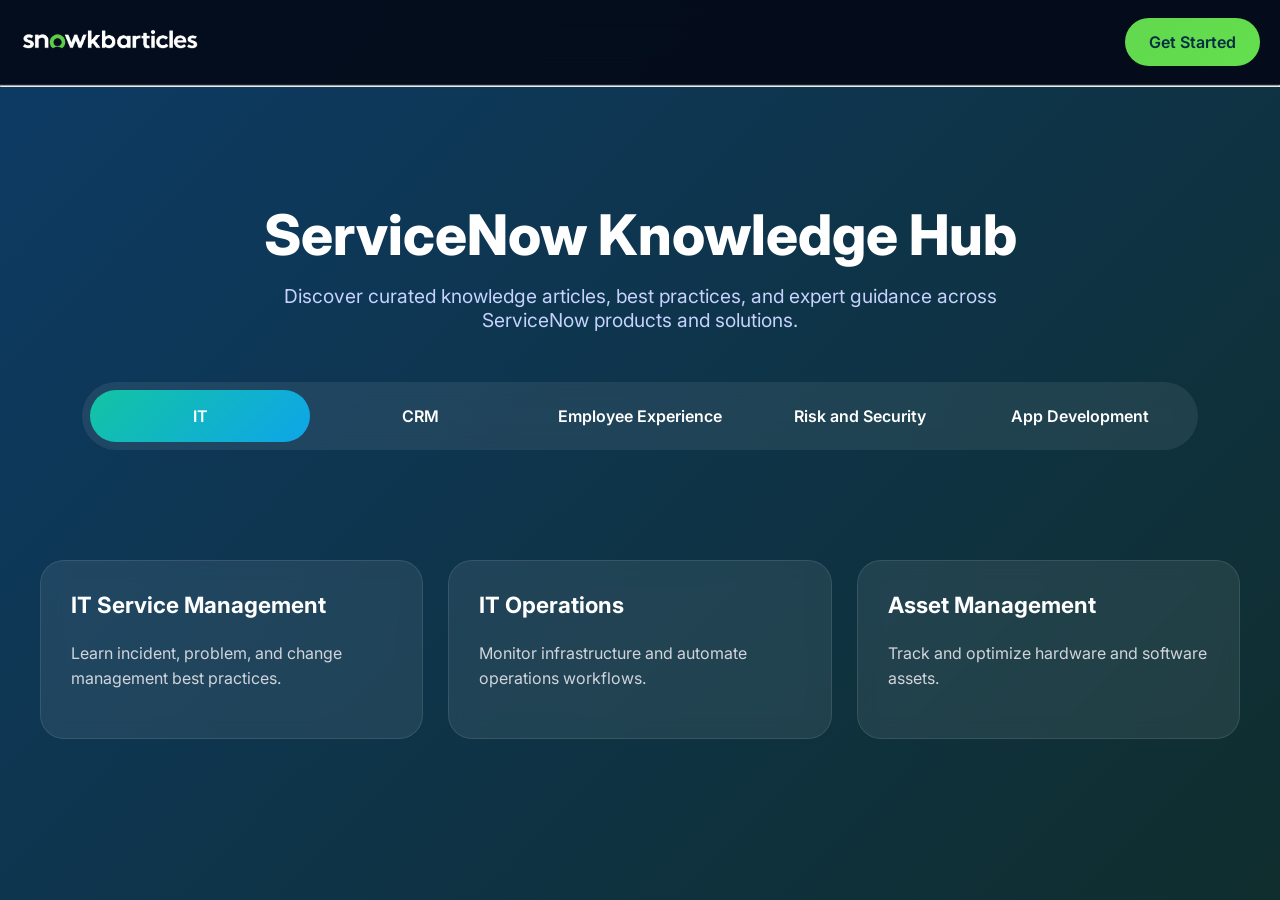
<file: index.html>
<!DOCTYPE html>
<html style="font-size: 16px;" lang="en">
<head>
    <meta name="viewport" content="width=device-width, initial-scale=1.0">
    <meta charset="utf-8">
    <meta name="keywords" content="ServiceNow, Knowledge Base, IT Support, Articles">
    <meta name="description" content="ServiceNow Knowledge Base Articles Portal">
    <title>SNOWKbArticles | Homepage</title>
    <link rel="stylesheet" href="homepage.css" media="screen">
    <link rel="stylesheet" href="body.css" media="screen">
    <link rel="preconnect" href="https://fonts.googleapis.com">
    <link rel="preconnect" href="https://fonts.gstatic.com" crossorigin>
    <link href="https://fonts.googleapis.com/css2?family=Inter:wght@400;500;600;700;800&display=swap" rel="stylesheet">
    

</head>
<body class="u-body u-clearfix u-gradient u-xl-mode" data-lang="en">

    <header class="u-clearfix u-color-var u-header" id="header">
        <a href="#" class="u-image u-logo u-image-1">
            <img src="images/output-onlinepngtools.png" class="u-logo-image u-logo-image-1" alt="SNOWKbArticles Logo">
        </a><span><a class="naas-link link--solid  get-started-link" href="/registrationpage.html" target="_self" tabindex="0" aria-label="Get Started">
      Get Started
  </a></span>
    </header><hr style ='margin-top: 0;'>
    <section class="hero-section">
        <h1>ServiceNow Knowledge Hub</h1>
        <p>Discover curated knowledge articles, best practices, and expert guidance across ServiceNow products and solutions.</p>

        <div class="tabs-group-wrapper">
            <div class="tab-overlay"></div>
            <div class="tabs-group">
                <div class="tab-wrapper"><div class="arc-tab active" data-tab="it">IT</div></div>
                <div class="tab-wrapper"><div class="arc-tab" data-tab="crm">CRM</div></div>
                <div class="tab-wrapper"><div class="arc-tab" data-tab="employee">Employee Experience</div></div>
                <div class="tab-wrapper"><div class="arc-tab" data-tab="risk">Risk and Security</div></div>
                <div class="tab-wrapper"><div class="arc-tab" data-tab="appdev">App Development</div></div>
            </div>
        </div>
    </section>

    <section id="tabContent" class="tab-content"></section>
    <script src="homepage.js"></script>
</body>
</html>
</file>
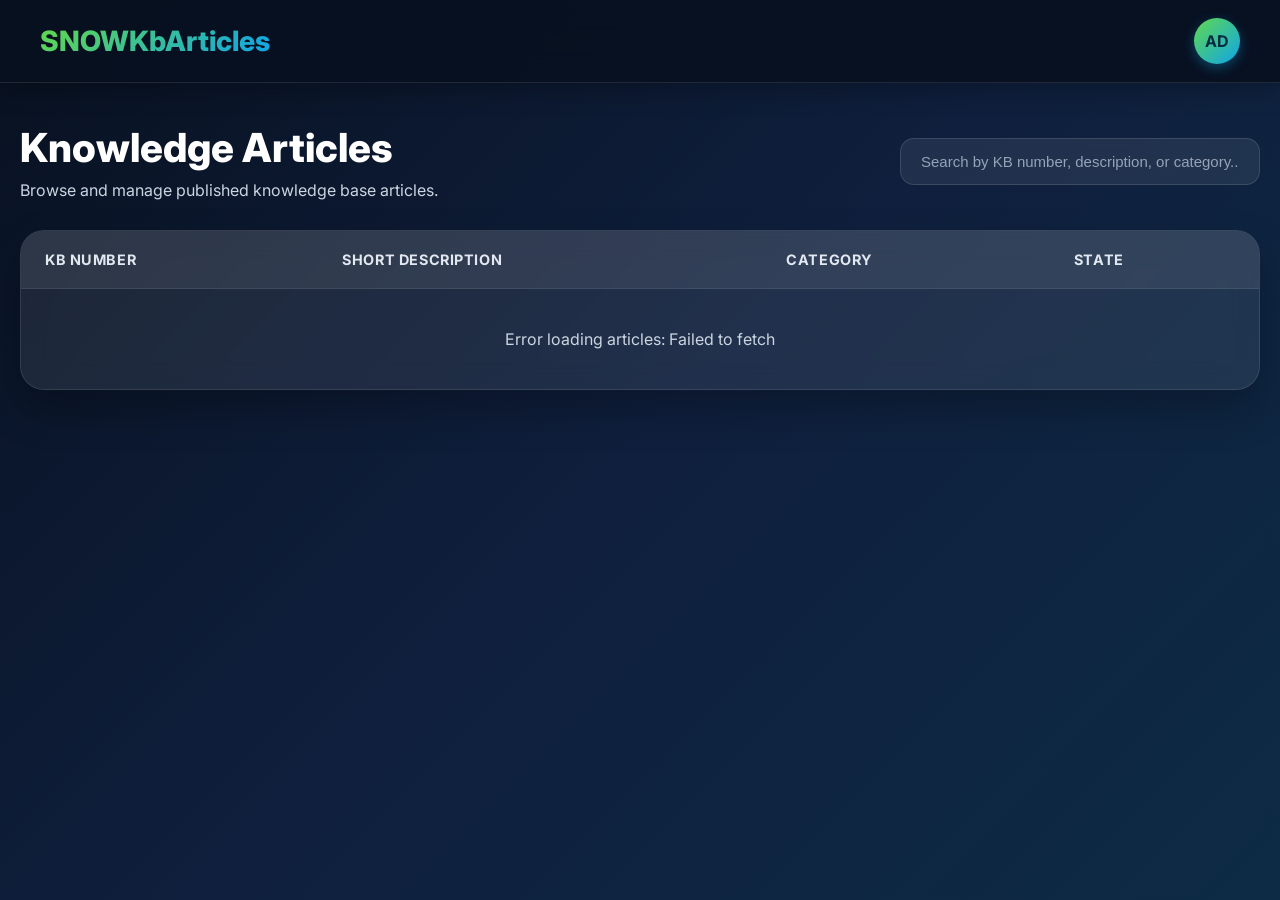
<file: ArticleList.html>
<!DOCTYPE html>
<html lang="en">
<head>
  <meta charset="UTF-8" />
  <meta name="viewport" content="width=device-width, initial-scale=1.0" />
  <title>Knowledge Articles | SNOWKbArticles</title>
  <link rel="preconnect" href="https://fonts.googleapis.com">
  <link rel="preconnect" href="https://fonts.gstatic.com" crossorigin>
  <link href="https://fonts.googleapis.com/css2?family=Inter:wght@400;500;600;700;800&display=swap" rel="stylesheet">
  <link rel="stylesheet" href="Articlelist.css" media="screen">
</head>
<body>
  <header>
    <div class="logo">SNOWKbArticles</div>
    <div class="header-actions">
      <div class="profile-avatar" id="profileAvatar">AD</div>
    </div>
  </header>

  <div class="container">
    <div class="page-header">
      <div class="page-title">
        <h1>Knowledge Articles</h1>
        <p>Browse and manage published knowledge base articles.</p>
      </div>
      <div class="search-box">
        <input type="text" id="searchInput" placeholder="Search by KB number, description, or category...">
      </div>
    </div>

    <div class="table-wrapper">
      <table>
        <thead>
          <tr>
            <th>KB Number</th>
            <th>Short Description</th>
            <th>Category</th>
            <th>State</th>
          </tr>
        </thead>
        <tbody id="articlesTableBody">
          <tr><td colspan="4" class="loading">Loading knowledge articles...</td></tr>
        </tbody>
      </table>
    </div>

    <div class="footer-info" id="recordCount"></div>
  </div>
  <script src="Articlelist.js"></script>
</body>
</html>
</file>
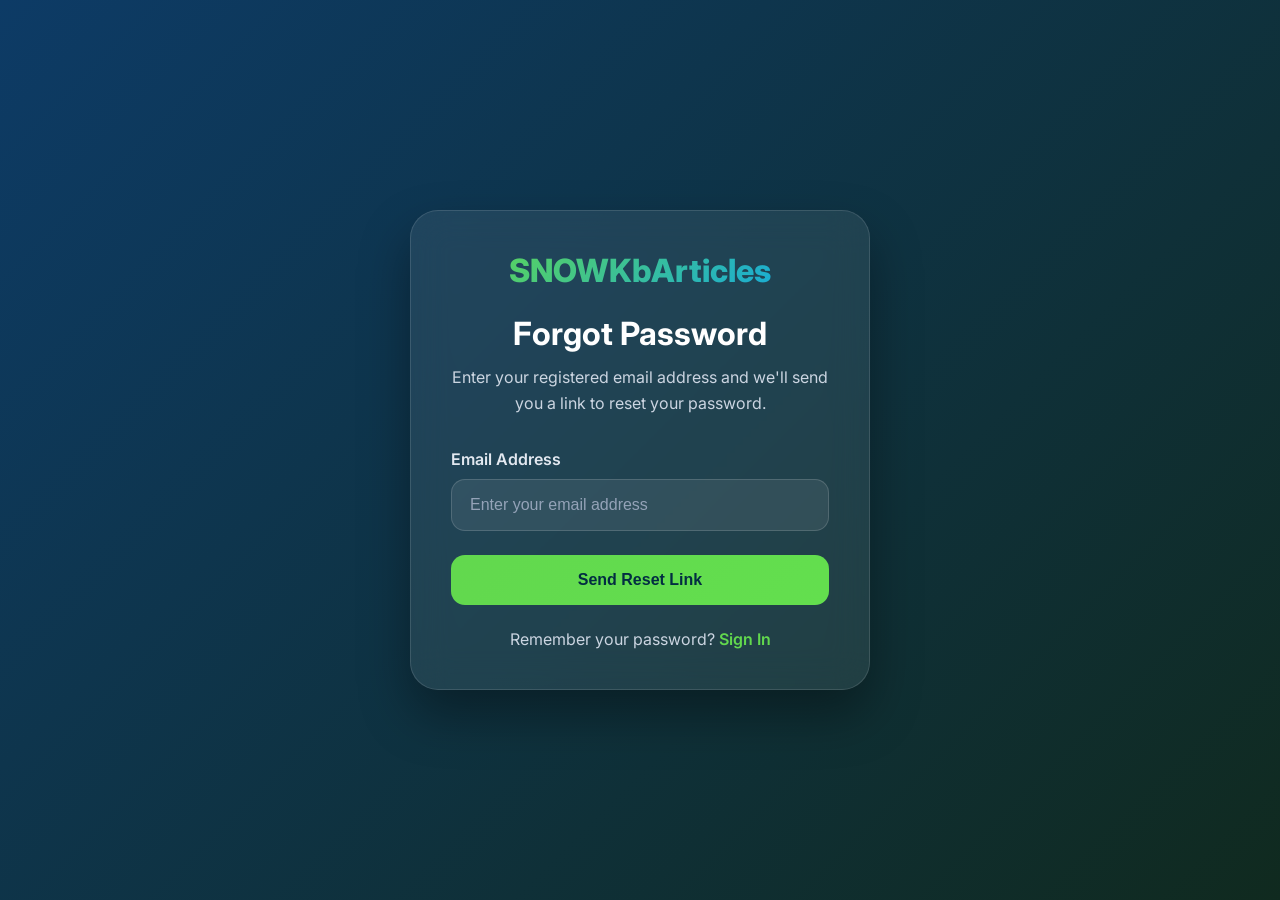
<file: forgetpassword.html>
<!DOCTYPE html>
<html lang="en">
<head>
  <meta charset="UTF-8" />
  <meta name="viewport" content="width=device-width, initial-scale=1.0" />
  <title>Forgot Password | SNOWKbArticles</title>
  <link rel="preconnect" href="https://fonts.googleapis.com">
  <link rel="preconnect" href="https://fonts.gstatic.com" crossorigin>
  <link href="https://fonts.googleapis.com/css2?family=Inter:wght@400;500;600;700;800&display=swap" rel="stylesheet">
  <link rel="stylesheet" href="forget.css" media="screen">
</head>
<body>
  <div class="container">
    <div class="card">
      <div class="logo">SNOWKbArticles</div>
      <h1>Forgot Password</h1>
      <p class="subtitle">Enter your registered email address and we'll send you a link to reset your password.</p>

      <form id="forgotPasswordForm">
        <div class="form-group">
          <label for="email">Email Address</label>
          <input type="email" id="email" placeholder="Enter your email address" required>
        </div>

        <button type="submit" class="btn">Send Reset Link</button>
      </form>

      <div class="message" id="successMessage">
        Password reset link has been sent to your email.
      </div>

      <div class="footer-link">
        Remember your password? <a href="signin.html">Sign In</a>
      </div>
    </div>
  </div>

  <script>
    document.getElementById('forgotPasswordForm').addEventListener('submit', function(e) {
      e.preventDefault();
      document.getElementById('successMessage').style.display = 'block';
      this.reset();
    });
  </script>
</body>
</html>
</file>
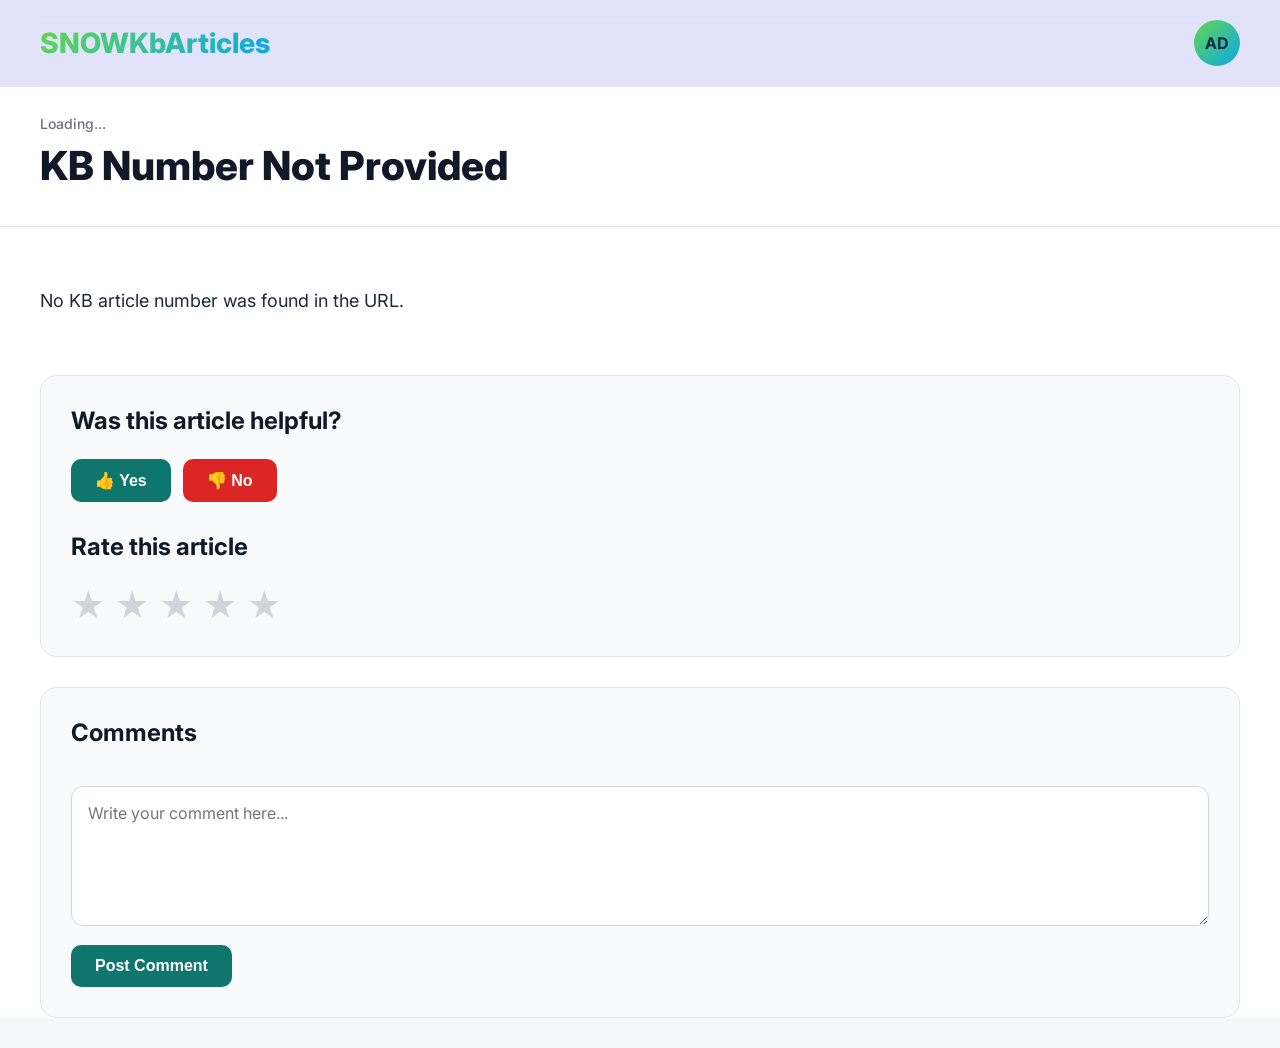
<file: KBView.html>
<!DOCTYPE html>
<html lang="en">
<head>
  <meta charset="UTF-8" />
  <meta name="viewport" content="width=device-width, initial-scale=1.0" />
  <title>Knowledge Article Page</title>
  <link rel="preconnect" href="https://fonts.googleapis.com">
  <link rel="preconnect" href="https://fonts.gstatic.com" crossorigin>
  <link href="https://fonts.googleapis.com/css2?family=Inter:wght@400;500;600;700;800&display=swap" rel="stylesheet">
  <link rel="stylesheet" href="kbview.css" media="screen">
  
</head>
<body>
  <header>
    <div class="logo">SNOWKbArticles</div>
    <div class="header-actions">
      <div class="profile-avatar" id="profileAvatar">AD</div>
    </div>
  </header>
  <div class="container">
    <div class="article-header">
      <div class="breadcrumb" id="category">Loading...</div>
      <h1 class="article-title" id="title">Loading article...</h1>
      <div class="article-meta" id="meta"></div>
    </div>

    <div class="article-content" id="content">
      <p>Loading article details...</p>
    </div>

    <div class="feedback-section">
      <h3>Was this article helpful?</h3>
      <div class="feedback-buttons">
        <button class="btn btn-yes">👍 Yes</button>
        <button class="btn btn-no">👎 No</button>
      </div>

      <h3 style="margin-top: 30px;">Rate this article</h3>
      <div class="star-rating" id="starRating">
        <span class="star">★</span>
        <span class="star">★</span>
        <span class="star">★</span>
        <span class="star">★</span>
        <span class="star">★</span>
      </div>
    </div>

    <div class="comments-section">
      <h3>Comments</h3>
      <textarea class="comment-box" placeholder="Write your comment here..."></textarea>
      <button class="btn btn-yes" style="margin-top: 15px;">Post Comment</button>
    </div>
  </div>

  <script src="kbview.js"></script>
</body>
</html>
</file>
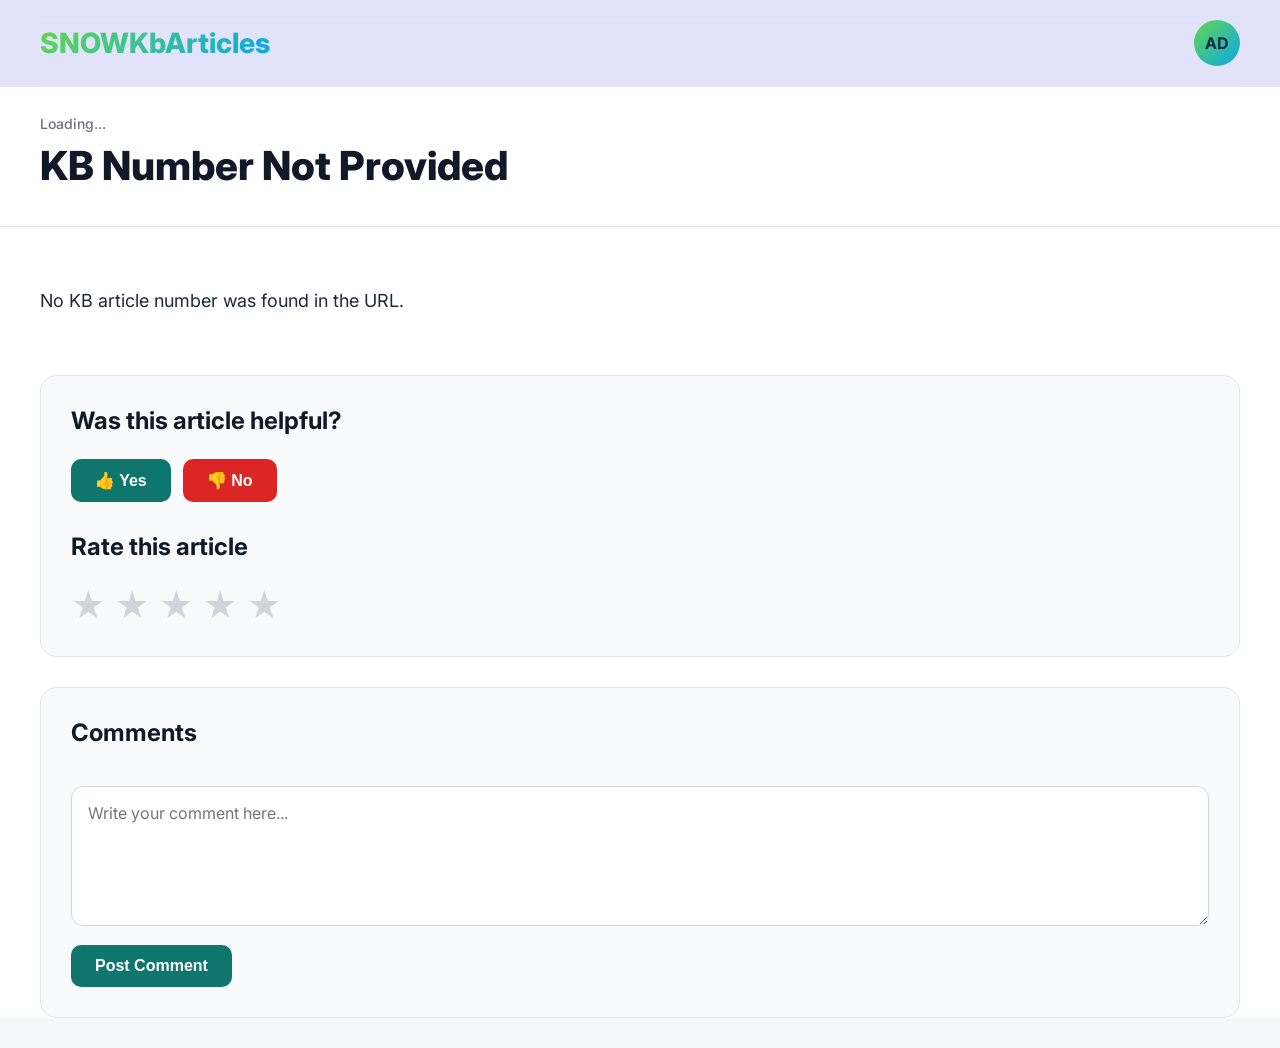
<file: kbview.html>
<!DOCTYPE html>
<html lang="en">
<head>
  <meta charset="UTF-8" />
  <meta name="viewport" content="width=device-width, initial-scale=1.0" />
  <title>Knowledge Article Page</title>
  <link rel="preconnect" href="https://fonts.googleapis.com">
  <link rel="preconnect" href="https://fonts.gstatic.com" crossorigin>
  <link href="https://fonts.googleapis.com/css2?family=Inter:wght@400;500;600;700;800&display=swap" rel="stylesheet">
  <link rel="stylesheet" href="kbview.css" media="screen">
  
</head>
<body>
  <header>
    <div class="logo">SNOWKbArticles</div>
    <div class="header-actions">
      <div class="profile-avatar" id="profileAvatar">AD</div>
    </div>
  </header>
  <div class="container">
    <div class="article-header">
      <div class="breadcrumb" id="category">Loading...</div>
      <h1 class="article-title" id="title">Loading article...</h1>
      <div class="article-meta" id="meta"></div>
    </div>

    <div class="article-content" id="content">
      <p>Loading article details...</p>
    </div>

    <div class="feedback-section">
      <h3>Was this article helpful?</h3>
      <div class="feedback-buttons">
        <button class="btn btn-yes">👍 Yes</button>
        <button class="btn btn-no">👎 No</button>
      </div>

      <h3 style="margin-top: 30px;">Rate this article</h3>
      <div class="star-rating" id="starRating">
        <span class="star">★</span>
        <span class="star">★</span>
        <span class="star">★</span>
        <span class="star">★</span>
        <span class="star">★</span>
      </div>
    </div>

    <div class="comments-section">
      <h3>Comments</h3>
      <textarea class="comment-box" placeholder="Write your comment here..."></textarea>
      <button class="btn btn-yes" style="margin-top: 15px;">Post Comment</button>
    </div>
  </div>

  <script src="kbview.js"></script>
</body>
</html>
</file>
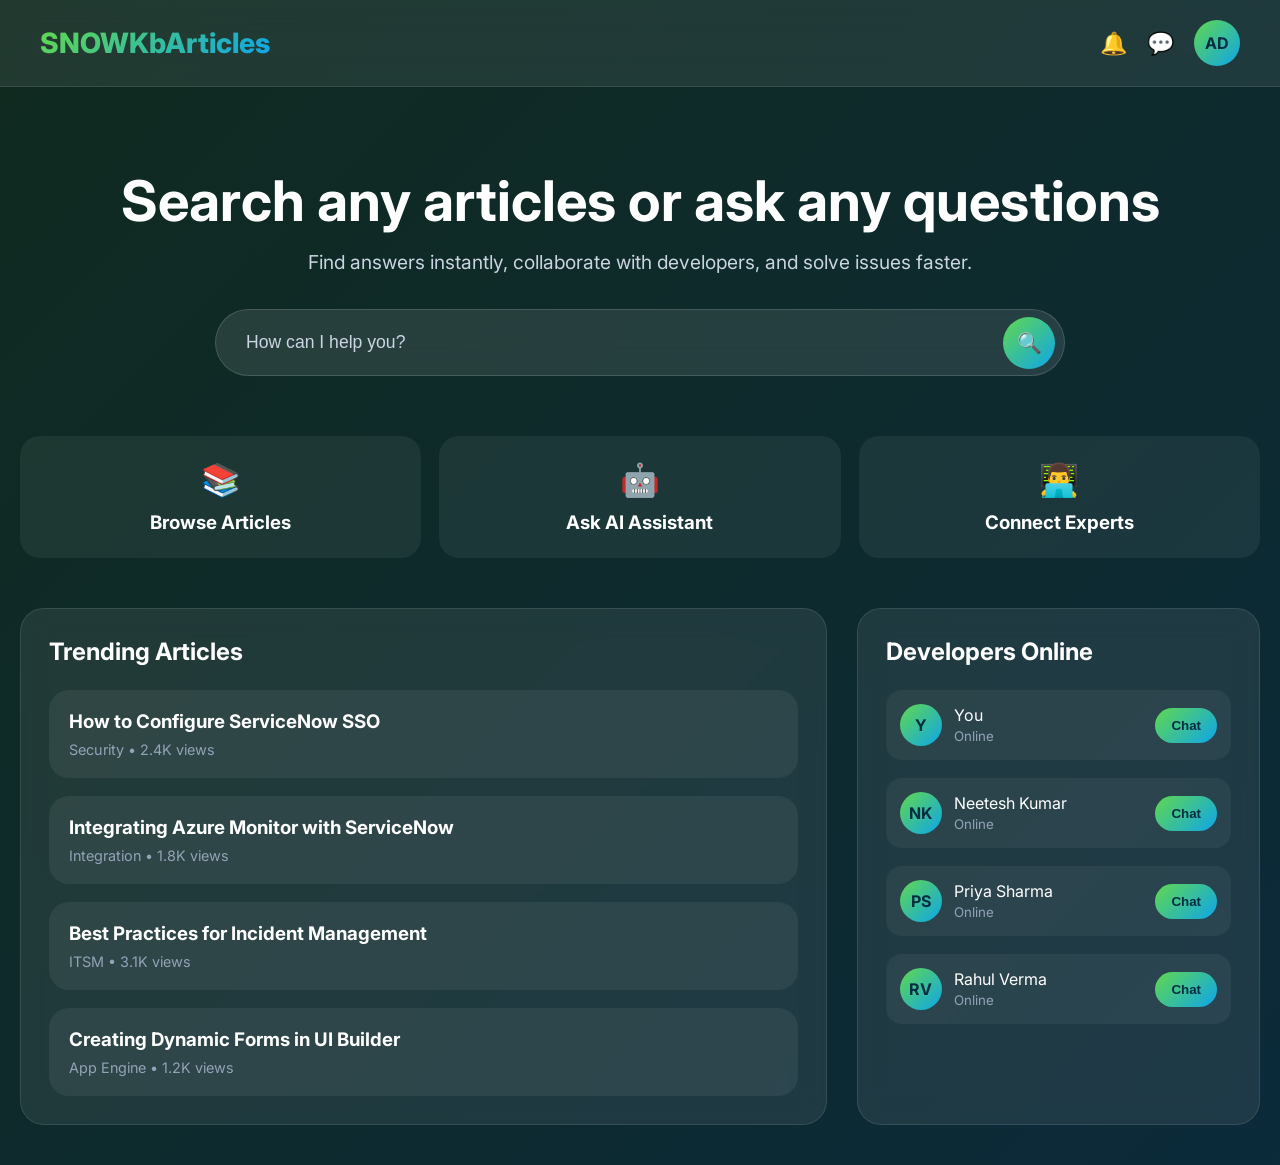
<file: mainpage.html>
<!DOCTYPE html>
<html lang="en">
<head>
  <meta charset="UTF-8" />
  <meta name="viewport" content="width=device-width, initial-scale=1.0" />
  <title>Collaborative Knowledge Portal</title>
  <link rel="preconnect" href="https://fonts.googleapis.com">
  <link rel="preconnect" href="https://fonts.gstatic.com" crossorigin>
  <link href="https://fonts.googleapis.com/css2?family=Inter:wght@400;500;600;700;800&display=swap" rel="stylesheet">
   <link rel="stylesheet" href="mainpage.css" media="screen">
</head>
<body>
  <header>
    <div class="logo">SNOWKbArticles</div>
    <div class="header-actions">
      <div class="icon-btn">🔔</div>
      <div class="icon-btn">💬</div>
      <div class="profile-avatar" id="profileAvatar">AD</div>
    </div>
  </header>

  <div class="container">
    <section class="hero">
      <h1>Search any articles or ask any questions</h1>
      <p>Find answers instantly, collaborate with developers, and solve issues faster.</p>

      <div class="search-container">
        <input type="text" class="search-bar" placeholder="How can I help you?">
        <button class="search-btn">🔍</button>
      </div>
    </section>

    <section class="quick-actions">
      <div class="action-card" onclick="openArticleList()">
        <div class="action-icon">📚</div>
        <h3>Browse Articles</h3>
      </div>
      <div class="action-card" onclick="askAI()">
        <div class="action-icon">🤖</div>
        <h3>Ask AI Assistant</h3>
      </div>
      <div class="action-card" onclick="connectExperts()">
        <div class="action-icon">👨‍💻</div>
        <h3>Connect Experts</h3>
      </div>
    </section>

    <div class="main-grid">
      <div class="card">
        <h2 class="section-title">Trending Articles</h2>
        <div class="article-list" id="articleList"></div>
      </div>

      <div class="card">
        <h2 class="section-title">Developers Online</h2>
        <div class="online-users" id="onlineUsers"></div>
      </div>
    </div>
  </div>

  <script src="mainpage.js"></script>
</body>
</html>
</file>
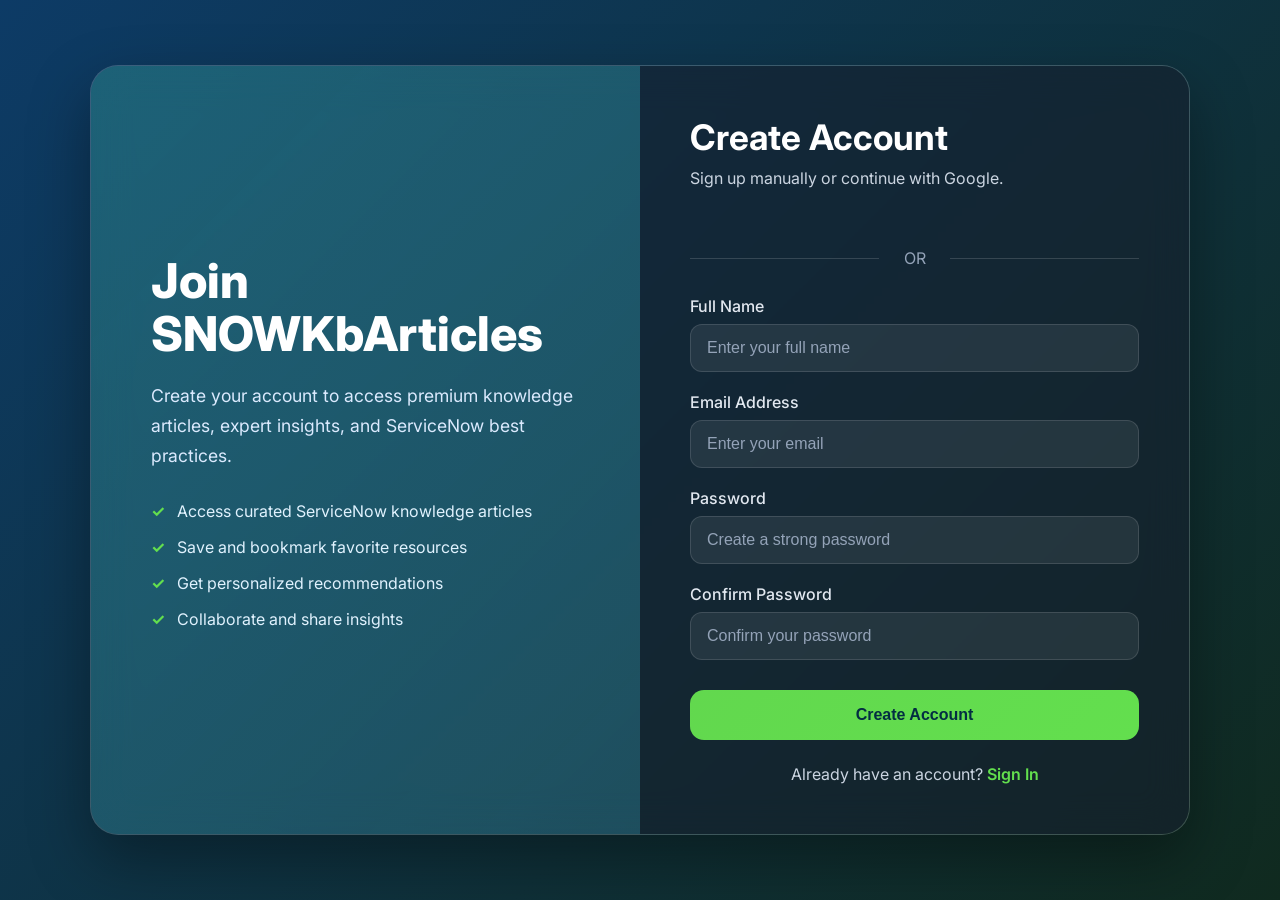
<file: registrationpage.html>
<!DOCTYPE html>
<html lang="en">
<head>
  <meta charset="UTF-8" />
  <meta name="viewport" content="width=device-width, initial-scale=1.0" />
  <title>Create Account | SNOWKbArticles</title>
  <link rel="preconnect" href="https://fonts.googleapis.com">
  <link rel="preconnect" href="https://fonts.gstatic.com" crossorigin>
  <link href="https://fonts.googleapis.com/css2?family=Inter:wght@400;500;600;700;800&display=swap" rel="stylesheet">
  <script src="https://accounts.google.com/gsi/client" async defer></script>
  <link rel="stylesheet" href="registration.css" media="screen">
</head>
<body>
  <div class="signup-container">
    <div class="left-panel">
      <h1>Join SNOWKbArticles</h1>
      <p>Create your account to access premium knowledge articles, expert insights, and ServiceNow best practices.</p>
      <ul class="feature-list">
        <li>Access curated ServiceNow knowledge articles</li>
        <li>Save and bookmark favorite resources</li>
        <li>Get personalized recommendations</li>
        <li>Collaborate and share insights</li>
      </ul>
    </div>

    <div class="right-panel">
      <div class="form-header">
        <h2>Create Account</h2>
        <p>Sign up manually or continue with Google.</p>
      </div>

      <div id="g_id_onload"
           data-client_id="20303005742-dhp7730tduf0ofe8ceoolog6ug7k482i.apps.googleusercontent.com"
           data-context="signup"
           data-callback="handleCredentialResponse"
           data-auto_prompt="false">
      </div>

      <div class="google-wrapper">
        <div class="g_id_signin"
             data-type="standard"
             data-shape="rectangular"
             data-theme="outline"
             data-text="signup_with"
             data-size="large"
             data-logo_alignment="left"
             data-width="360">
        </div>
      </div>

      <div class="divider">OR</div>

      <form id="signupForm">
        <div class="form-group">
          <label for="fullname">Full Name</label>
          <input type="text" id="fullname" placeholder="Enter your full name" required>
        </div>

        <div class="form-group">
          <label for="email">Email Address</label>
          <input type="email" id="email" placeholder="Enter your email" required>
        </div>

        <div class="form-group">
          <label for="password">Password</label>
          <input type="password" id="password" placeholder="Create a strong password" required>
        </div>

        <div class="form-group">
          <label for="confirmPassword">Confirm Password</label>
          <input type="password" id="confirmPassword" placeholder="Confirm your password" required>
        </div>

        <button type="submit" class="signup-btn" id="signupBtn">Create Account</button>
        <div id="formMessage" class="message"></div>
      </form>

      <div class="login-link">
        Already have an account? <a href="signin.html">Sign In</a>
      </div>
    </div>
  </div>

  <script src="registration.js"></script>
</body>
</html>
</file>
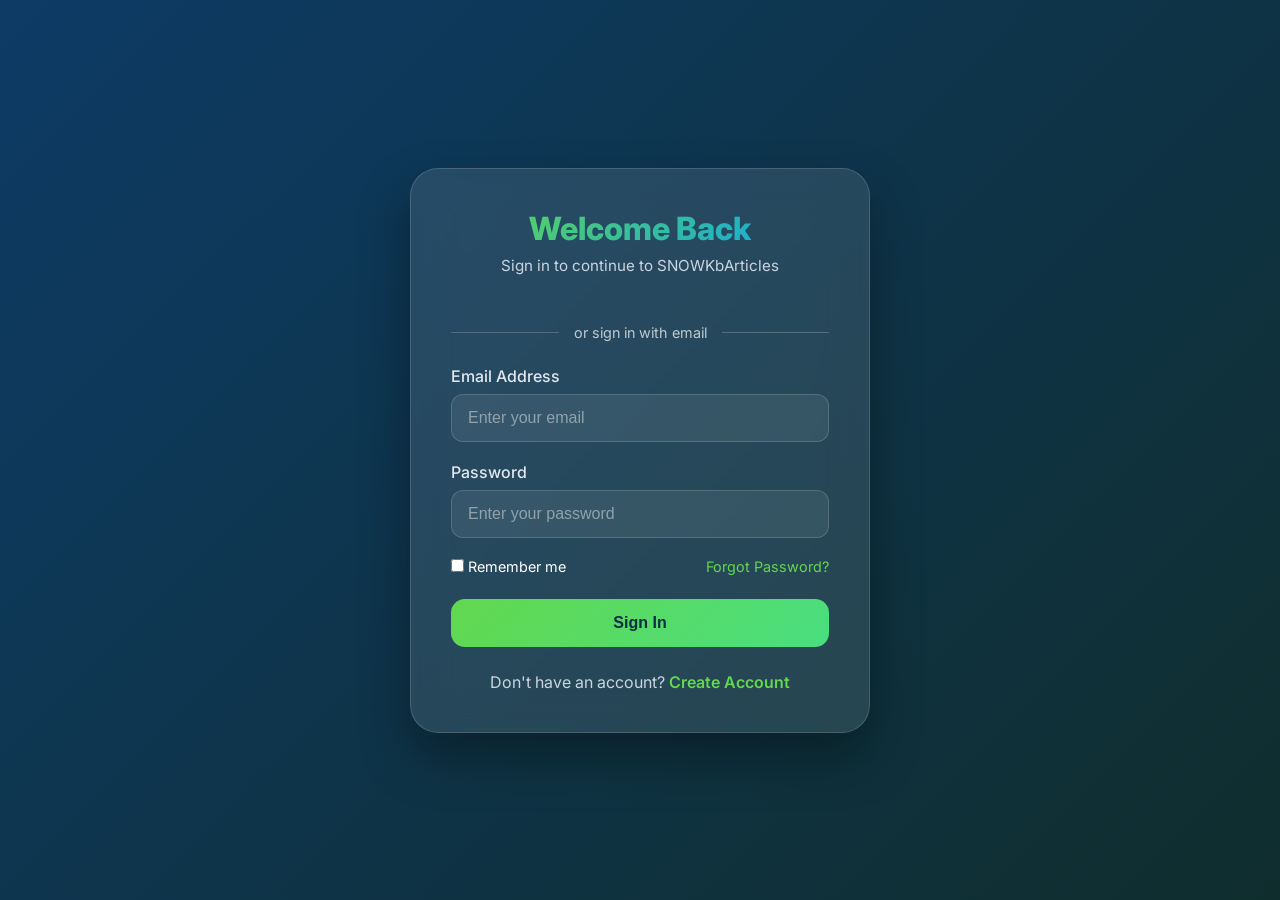
<file: signin.html>
<!DOCTYPE html>
<html lang="en">
<head>
  <meta charset="UTF-8" />
  <meta name="viewport" content="width=device-width, initial-scale=1.0" />
  <title>Sign In | SNOWKbArticles</title>
  <link rel="preconnect" href="https://fonts.googleapis.com">
  <link rel="preconnect" href="https://fonts.gstatic.com" crossorigin>
  <link href="https://fonts.googleapis.com/css2?family=Inter:wght@400;500;600;700;800&display=swap" rel="stylesheet">
  <link rel="stylesheet" href="signin.css" media="screen">
  <script src="https://accounts.google.com/gsi/client" async defer></script>

</head>
<body>
  <div class="signin-container">
    <div class="logo">
      <h1>Welcome Back</h1>
      <p>Sign in to continue to SNOWKbArticles</p>
    </div>

    <div id="g_id_onload"
         data-client_id="20303005742-dhp7730tduf0ofe8ceoolog6ug7k482i.apps.googleusercontent.com"
         data-context="signin"
         data-callback="handleCredentialResponse"
         data-auto_prompt="false">
    </div>

    <div class="google-wrapper">
      <div class="g_id_signin"
           data-type="standard"
           data-shape="rectangular"
           data-theme="outline"
           data-text="signin_with"
           data-size="large"
           data-logo_alignment="left"
           data-width="380">
      </div>
    </div>

    <div class="divider"><span>or sign in with email</span></div>

    <form id="signinForm">
      <div class="form-group">
        <label for="email">Email Address</label>
        <input type="email" id="email" placeholder="Enter your email" required>
      </div>

      <div class="form-group">
        <label for="password">Password</label>
        <input type="password" id="password" placeholder="Enter your password" required>
      </div>

      <div class="options">
        <label><input type="checkbox"> Remember me</label>
        <a href="forgetpassword.html">Forgot Password?</a>
      </div>

      <button type="submit" class="signin-btn">Sign In</button>
    </form>

    <div class="signup-link">
      Don't have an account? <a href="registrationpage.html">Create Account</a>
    </div>
  </div>

  <script src="signin.js"></script>
</body>
</html>
</file>
<file: homepage.css>
/* Existing styles remain unchanged */
.u-header {
    display: flex;
    align-items: center;
    justify-content: space-between;
    padding: 10px 20px;
    background: rgba(5, 11, 26, 0.95);
    backdrop-filter: blur(12px);
    position: sticky;
    top: 0;
    z-index: 1000;
    border-bottom: 1px solid rgba(255, 255, 255, 0.1);
}

.u-logo-image-1 {
    margin-left: 0px;
    height: 60px;
    width: auto;
}

.hero-section {
    text-align: center;
    padding: 60px 20px 40px;
}

.hero-section h1 {
    font-size: 3.5rem;
    margin-bottom: 15px;
    font-weight: 800;
}

.hero-section p {
    font-size: 1.2rem;
    color: #c7d2fe;
    max-width: 800px;
    margin: 0 auto 50px;
}

.tabs-group-wrapper {
    position: relative;
    max-width: 1100px;
    margin: 0 auto 50px;
    padding: 8px;
    background: rgba(255, 255, 255, 0.08);
    border-radius: 50px;
    overflow: hidden;
    backdrop-filter: blur(12px);
}

.tabs-group {
    display: flex;
    position: relative;
    z-index: 2;
    flex-wrap: wrap;
}

.tab-overlay {
    position: absolute;
    top: 8px;
    left: 8px;
    height: calc(100% - 16px);
    background: linear-gradient(135deg, #13c4a3, #0ea5e9);
    border-radius: 40px;
    transition: all 0.35s ease;
    z-index: 1;
}

.tab-wrapper {
    flex: 1;
    min-width: 180px;
}

.arc-tab {
    display: block;
    padding: 16px 24px;
    text-align: center;
    cursor: pointer;
    color: #ffffff;
    font-weight: 600;
    position: relative;
    z-index: 2;
    transition: color 0.3s ease;
}

.arc-tab.active {
    color: #ffffff;
}

.tab-content {
    max-width: 1200px;
    margin: 0 auto;
    padding: 20px;
    display: grid;
    grid-template-columns: repeat(auto-fit, minmax(280px, 1fr));
    gap: 25px;
}

.content-card {
    background: rgba(255, 255, 255, 0.08);
    border-radius: 24px;
    padding: 30px;
    backdrop-filter: blur(10px);
    border: 1px solid rgba(255, 255, 255, 0.1);
    transition: transform 0.3s ease, box-shadow 0.3s ease;
}

.content-card:hover {
    transform: translateY(-8px);
    box-shadow: 0 20px 40px rgba(0, 0, 0, 0.3);
}

.content-card h3 {
    margin-top: 0;
    font-size: 1.4rem;
}

.content-card p {
    color: #d1d5db;
    line-height: 1.6;
}

.get-started .naas-link.link--solid {
    color: #032d42;
}

@media screen and (min-width: 1024px) {
    .get-started a.naas-link {
        font-size: 14px;
        gap: 8px;
        height: 36px;
        padding: 0 20px;
    }
}

.naas-link.link--solid {
    background: linear-gradient(135deg, #62d84e, #63df4e);
    border-radius: 500px;
    color: #032d42;
    flex-shrink: 0;
    font-family: "Inter", sans-serif;
    font-weight: 600;
    font-size: 16px;
    gap: 12px;
    height: 48px;
    line-height: 1;
    padding: 0 24px;
    text-decoration: none;
    display: inline-flex;
    align-items: center;
    justify-content: center;
    border: none;
    transition: all 0.3s ease;
}

.naas-link.link--solid:hover {
    background: linear-gradient(135deg, #6ee85a, #74ea5f);
    transform: translateY(-2px);
    box-shadow: 0 10px 25px rgba(99, 223, 78, 0.35);
}
.naas-link {
    align-items: center;
    cursor: pointer;
    display: inline-flex;
    justify-content: center;
    margin: 0 !important;
    padding: 0;
    text-decoration: none;
}
</file>
<file: body.css>
body {
    margin: 0;
    font-family: 'Inter', sans-serif;
    color: #ffffff;
    background: linear-gradient(-45deg, #081120, #0f1f3d, #0a2a43, #102a1f, #0d3b66);
    background-size: 500% 500%;
    animation: gradientFlow 18s ease infinite;
    overflow-x: hidden;
    min-height: 100vh;
}

/* Smooth gradient animation */
@keyframes gradientFlow {
    0% {
        background-position: 0% 50%;
    }
    25% {
        background-position: 50% 100%;
    }
    50% {
        background-position: 100% 50%;
    }
    75% {
        background-position: 50% 0%;
    }
    100% {
        background-position: 0% 50%;
    }
}
</file>
<file: Articlelist.css>
* {
      margin: 0;
      padding: 0;
      box-sizing: border-box;
    }

    body {
      font-family: 'Inter', sans-serif;
      background: linear-gradient(135deg, #081120, #0f1f3d, #0d2b45);
      color: #fff;
      min-height: 100vh;
    }

    header {
      position: sticky;
      top: 0;
      z-index: 1000;
      display: flex;
      justify-content: space-between;
      align-items: center;
      padding: 18px 40px;
      background: rgba(8, 17, 32, 0.92);
      backdrop-filter: blur(16px);
      -webkit-backdrop-filter: blur(16px);
      border-bottom: 1px solid rgba(255, 255, 255, 0.1);
      box-shadow: 0 8px 24px rgba(0, 0, 0, 0.25);
    }

    .logo {
      font-size: 28px;
      font-weight: 800;
      background: linear-gradient(135deg, #62d84e, #0ea5e9);
      -webkit-background-clip: text;
      -webkit-text-fill-color: transparent;
    }

    .header-actions {
      display: flex;
      align-items: center;
      gap: 20px;
    }

    .profile-avatar {
      width: 46px;
      height: 46px;
      border-radius: 50%;
      background: linear-gradient(135deg, #62d84e, #0ea5e9);
      display: flex;
      align-items: center;
      justify-content: center;
      font-weight: 700;
      color: #032d42;
      cursor: pointer;
      font-size: 16px;
      text-transform: uppercase;
      box-shadow: 0 4px 12px rgba(14, 165, 233, 0.35);
    }

    .container {
      max-width: 1400px;
      margin: 0 auto;
      padding: 40px 20px;
    }

    .page-header {
      display: flex;
      justify-content: space-between;
      align-items: center;
      margin-bottom: 30px;
      flex-wrap: wrap;
      gap: 20px;
    }

    .page-title h1 {
      font-size: 2.5rem;
      font-weight: 800;
      margin-bottom: 8px;
    }

    .page-title p {
      color: #cbd5e1;
    }

    .search-box {
      width: 360px;
      max-width: 100%;
    }

    .search-box input {
      width: 100%;
      padding: 14px 20px;
      border-radius: 14px;
      border: 1px solid rgba(255, 255, 255, 0.12);
      background: rgba(255, 255, 255, 0.08);
      color: #fff;
      outline: none;
      backdrop-filter: blur(10px);
      font-size: 15px;
    }

    .search-box input::placeholder {
      color: #94a3b8;
    }

    .table-wrapper {
      background: rgba(255, 255, 255, 0.08);
      border: 1px solid rgba(255, 255, 255, 0.1);
      border-radius: 24px;
      overflow: hidden;
      backdrop-filter: blur(14px);
      box-shadow: 0 20px 40px rgba(0, 0, 0, 0.25);
    }

    table {
      width: 100%;
      border-collapse: collapse;
    }

    thead {
      background: rgba(255, 255, 255, 0.08);
    }

    th,
    td {
      padding: 20px 24px;
      text-align: left;
    }

    th {
      font-size: 0.9rem;
      font-weight: 700;
      color: #e2e8f0;
      text-transform: uppercase;
      letter-spacing: 0.04em;
    }

    td {
      border-top: 1px solid rgba(255, 255, 255, 0.08);
      color: #dbe4f0;
    }

    tbody tr:hover {
      background: rgba(255, 255, 255, 0.06);
    }

    .kb-link {
      color: #38bdf8;
      font-weight: 700;
      text-decoration: none;
      transition: all 0.2s ease;
    }

    .kb-link:hover {
      color: #7dd3fc;
      text-decoration: underline;
    }

    .state {
      display: inline-block;
      padding: 6px 12px;
      border-radius: 999px;
      font-size: 0.8rem;
      font-weight: 600;
    }

    .published {
      background: rgba(34, 197, 94, 0.18);
      color: #86efac;
    }

    .draft,
    .review {
      background: rgba(245, 158, 11, 0.18);
      color: #fcd34d;
    }

    .retired,
    .outdated {
      background: rgba(239, 68, 68, 0.18);
      color: #fca5a5;
    }

    .footer-info {
      margin-top: 18px;
      color: #94a3b8;
      text-align: right;
    }

    .loading,
    .error {
      text-align: center;
      padding: 40px;
      color: #cbd5e1;
    }

    @media (max-width: 1024px) {
      .table-wrapper {
        overflow-x: auto;
      }

      table {
        min-width: 1000px;
      }
    }

    @media (max-width: 768px) {
      header {
        padding: 16px 20px;
      }

      .logo {
        font-size: 24px;
      }

      .page-title h1 {
        font-size: 2rem;
      }

      .container {
        padding: 24px 16px;
      }
    }
</file>
<file: forget.css>
* {
      margin: 0;
      padding: 0;
      box-sizing: border-box;
    }

    body {
      font-family: 'Inter', sans-serif;
      min-height: 100vh;
      background: linear-gradient(-45deg, #081120, #0f1f3d, #0a2a43, #102a1f, #0d3b66);
      background-size: 400% 400%;
      animation: gradientFlow 18s ease infinite;
      display: flex;
      align-items: center;
      justify-content: center;
      padding: 20px;
      color: #fff;
    }

    @keyframes gradientFlow {
      0% { background-position: 0% 50%; }
      50% { background-position: 100% 50%; }
      100% { background-position: 0% 50%; }
    }

    .container {
      width: 100%;
      max-width: 460px;
    }

    .card {
      background: rgba(255, 255, 255, 0.08);
      backdrop-filter: blur(18px);
      border: 1px solid rgba(255, 255, 255, 0.12);
      border-radius: 28px;
      padding: 40px;
      box-shadow: 0 25px 50px rgba(0, 0, 0, 0.35);
    }

    .logo {
      text-align: center;
      margin-bottom: 24px;
      font-size: 2rem;
      font-weight: 800;
      background: linear-gradient(135deg, #62d84e, #0ea5e9);
      -webkit-background-clip: text;
      -webkit-text-fill-color: transparent;
    }

    h1 {
      text-align: center;
      font-size: 2rem;
      margin-bottom: 12px;
    }

    .subtitle {
      text-align: center;
      color: #cbd5e1;
      margin-bottom: 32px;
      line-height: 1.6;
    }

    .form-group {
      margin-bottom: 24px;
    }

    label {
      display: block;
      margin-bottom: 10px;
      font-weight: 600;
      color: #e2e8f0;
    }

    input {
      width: 100%;
      padding: 16px 18px;
      border-radius: 14px;
      border: 1px solid rgba(255, 255, 255, 0.15);
      background: rgba(255, 255, 255, 0.08);
      color: #fff;
      font-size: 1rem;
      outline: none;
      transition: all 0.3s ease;
    }

    input:focus {
      border-color: #62d84e;
      box-shadow: 0 0 0 4px rgba(98, 216, 78, 0.15);
    }

    input::placeholder {
      color: #94a3b8;
    }

    .btn {
      width: 100%;
      padding: 16px;
      border: none;
      border-radius: 14px;
      background: linear-gradient(135deg, #62d84e, #63df4e);
      color: #032d42;
      font-size: 1rem;
      font-weight: 700;
      cursor: pointer;
      transition: all 0.3s ease;
    }

    .btn:hover {
      transform: translateY(-2px);
      box-shadow: 0 15px 30px rgba(99, 223, 78, 0.35);
    }

    .message {
      display: none;
      margin-top: 20px;
      padding: 14px;
      border-radius: 12px;
      background: rgba(34, 197, 94, 0.15);
      border: 1px solid rgba(34, 197, 94, 0.3);
      color: #bbf7d0;
      text-align: center;
    }

    .footer-link {
      text-align: center;
      margin-top: 24px;
      color: #cbd5e1;
    }

    .footer-link a {
      color: #62d84e;
      text-decoration: none;
      font-weight: 600;
    }

    .footer-link a:hover {
      text-decoration: underline;
    }
</file>
<file: kbview.css>
* { box-sizing: border-box; }
    body {
      margin: 0;
      font-family: 'Inter', sans-serif;
      background: #f5f7fa;
      color: #1f2937;
    }
    .container {
      width: 100%;
      max-width: 100%;
      margin: 0;
      background: #fff;
      min-height: 100vh;
    }
    .article-header {
      padding: 28px 40px 20px;
      border-bottom: 1px solid #e5e7eb;
      background: #ffffff;
    }
    .breadcrumb {
      font-size: 14px;
      color: #6b7280;
      margin-bottom: 10px;
      font-weight: 500;
    }
    .article-title {
      font-size: 40px;
      font-weight: 800;
      line-height: 1.2;
      margin: 0 0 16px;
      color: #111827;
    }
    .article-meta {
      display: flex;
      flex-wrap: wrap;
      gap: 24px;
      font-size: 14px;
      color: #6b7280;
    }
    .article-content {
      padding: 40px;
      font-size: 18px;
      line-height: 1.8;
    }
    .article-section {
      margin-bottom: 36px;
    }
    .article-section h2 {
      font-size: 30px;
      margin-bottom: 18px;
      color: #111827;
      font-weight: 700;
    }
    .article-section p,
    .article-section div,
    .article-section li {
      font-size: 18px;
      line-height: 1.8;
      color: #374151;
    }
    .article-section ol,
    .article-section ul {
      padding-left: 28px;
    }
    hr {
      border: none;
      border-top: 1px solid #e5e7eb;
      margin: 32px 0;
    }
    .feedback-section,
    .comments-section {
      margin: 0 40px 30px;
      padding: 30px;
      background: #f9fafb;
      border: 1px solid #e5e7eb;
      border-radius: 16px;
    }
    .feedback-section h3,
    .comments-section h3 {
      margin-top: 0;
      font-size: 24px;
      color: #111827;
    }
    .feedback-buttons {
      display: flex;
      gap: 12px;
      margin-top: 16px;
    }
    .btn {
      padding: 12px 24px;
      border: none;
      border-radius: 10px;
      font-size: 16px;
      font-weight: 600;
      cursor: pointer;
      transition: all 0.3s ease;
    }
    .btn-yes {
      background: #0f766e;
      color: white;
    }
    .btn-no {
      background: #dc2626;
      color: white;
    }
    .btn:hover {
      transform: translateY(-2px);
      opacity: 0.95;
    }
    .star-rating {
      display: flex;
      gap: 10px;
      margin-top: 16px;
    }
    .star {
      font-size: 34px;
      color: #d1d5db;
      cursor: pointer;
      transition: color 0.2s ease;
    }
    .star.active,
    .star:hover {
      color: #fbbf24;
    }
    .comment-box {
      width: 100%;
      min-height: 140px;
      padding: 16px;
      border: 1px solid #d1d5db;
      border-radius: 12px;
      font-size: 16px;
      font-family: inherit;
      resize: vertical;
      margin-top: 15px;
    }

    header {
      display: flex;
      justify-content: space-between;
      align-items: center;
      padding: 20px 40px;
      background: rgba(13, 0, 255, 0.08);
      backdrop-filter: blur(16px);
      border-bottom: 1px solid rgba(255,255,255,0.1);
      position: sticky;
      top: 0;
      z-index: 1000;
    }
    .logo {
      font-size: 28px;
      font-weight: 800;
      background: linear-gradient(135deg, #62d84e, #0ea5e9);
      -webkit-background-clip: text;
      -webkit-text-fill-color: transparent;
    }

    .header-actions {
      display: flex;
      align-items: center;
      gap: 20px;
    }

    .icon-btn {
      cursor: pointer;
      font-size: 22px;
    }

    .profile-avatar {
      width: 46px;
      height: 46px;
      border-radius: 50%;
      background: linear-gradient(135deg, #62d84e, #0ea5e9);
      display: flex;
      align-items: center;
      justify-content: center;
      font-weight: 700;
      color: #032d42;
      cursor: pointer;
      overflow: hidden;
      font-size: 16px;
      text-transform: uppercase;
    }
</file>
<file: mainpage.css>
* { margin: 0; padding: 0; box-sizing: border-box; }

    body {
      font-family: 'Inter', sans-serif;
      background: linear-gradient(-45deg, #081120, #0f1f3d, #0a2a43, #102a1f);
      background-size: 400% 400%;
      animation: gradientFlow 18s ease infinite;
      color: #fff;
      min-height: 100vh;
    }

    @keyframes gradientFlow {
      0% { background-position: 0% 50%; }
      50% { background-position: 100% 50%; }
      100% { background-position: 0% 50%; }
    }

    header {
      display: flex;
      justify-content: space-between;
      align-items: center;
      padding: 20px 40px;
      background: rgba(255,255,255,0.08);
      backdrop-filter: blur(16px);
      border-bottom: 1px solid rgba(255,255,255,0.1);
      position: sticky;
      top: 0;
      z-index: 1000;
    }

    .logo {
      font-size: 28px;
      font-weight: 800;
      background: linear-gradient(135deg, #62d84e, #0ea5e9);
      -webkit-background-clip: text;
      -webkit-text-fill-color: transparent;
    }

    .header-actions {
      display: flex;
      align-items: center;
      gap: 20px;
    }

    .icon-btn {
      cursor: pointer;
      font-size: 22px;
    }

    .profile-avatar {
      width: 46px;
      height: 46px;
      border-radius: 50%;
      background: linear-gradient(135deg, #62d84e, #0ea5e9);
      display: flex;
      align-items: center;
      justify-content: center;
      font-weight: 700;
      color: #032d42;
      cursor: pointer;
      overflow: hidden;
      font-size: 16px;
      text-transform: uppercase;
    }

    .container {
      max-width: 1400px;
      margin: 0 auto;
      padding: 40px 20px;
    }

    .hero {
      text-align: center;
      margin: 40px 0 60px;
    }

    .hero h1 {
      font-size: 3.5rem;
      margin-bottom: 15px;
    }

    .hero p {
      color: #cbd5e1;
      font-size: 1.2rem;
      margin-bottom: 35px;
    }

    .search-container {
      max-width: 850px;
      margin: 0 auto;
      position: relative;
    }

    .search-bar {
      width: 100%;
      padding: 22px 30px;
      padding-right: 70px;
      border-radius: 60px;
      border: 1px solid rgba(255,255,255,0.15);
      background: rgba(255,255,255,0.1);
      backdrop-filter: blur(14px);
      color: #fff;
      font-size: 1.1rem;
      outline: none;
    }

    .search-bar::placeholder { color: #cbd5e1; }

    .search-btn {
      position: absolute;
      right: 10px;
      top: 50%;
      transform: translateY(-50%);
      width: 52px;
      height: 52px;
      border: none;
      border-radius: 50%;
      background: linear-gradient(135deg, #62d84e, #0ea5e9);
      cursor: pointer;
      font-size: 20px;
    }

    .quick-actions {
      display: grid;
      grid-template-columns: repeat(3, 1fr);
      gap: 18px;
      margin-top: 30px;
    }

    .action-card, .article-item {
      text-align: center;
      padding: 24px;
      border-radius: 20px;
      background: rgba(255,255,255,0.06);
      cursor: pointer;
      transition: 0.3s ease;
    }

    .action-card:hover, .article-item:hover {
      transform: translateY(-5px);
      background: rgba(255,255,255,0.1);
    }

    .action-icon {
      font-size: 2rem;
      margin-bottom: 12px;
    }

    .main-grid {
      display: grid;
      grid-template-columns: 2fr 1fr;
      gap: 30px;
      margin-top: 50px;
    }

    .card {
      background: rgba(255,255,255,0.08);
      border: 1px solid rgba(255,255,255,0.1);
      border-radius: 24px;
      padding: 28px;
      backdrop-filter: blur(14px);
    }

    .section-title {
      font-size: 1.5rem;
      margin-bottom: 24px;
    }

    .article-list, .online-users {
      display: grid;
      gap: 18px;
    }

    .article-item {
      text-align: left;
      padding: 20px;
    }

    .article-meta {
      color: #94a3b8;
      font-size: 0.9rem;
      margin-top: 8px;
    }

    .user-item {
      display: flex;
      align-items: center;
      justify-content: space-between;
      padding: 14px;
      border-radius: 16px;
      background: rgba(255,255,255,0.05);
    }

    .user-info {
      display: flex;
      align-items: center;
      gap: 12px;
    }

    .user-avatar {
      width: 42px;
      height: 42px;
      border-radius: 50%;
      background: linear-gradient(135deg, #62d84e, #0ea5e9);
      display: flex;
      align-items: center;
      justify-content: center;
      color: #032d42;
      font-weight: 700;
    }

    .chat-btn {
      background: linear-gradient(135deg, #62d84e, #0ea5e9);
      border: none;
      padding: 10px 16px;
      border-radius: 999px;
      color: #032d42;
      font-weight: 700;
      cursor: pointer;
    }

    @media (max-width: 1024px) {
      .main-grid,
      .quick-actions {
        grid-template-columns: 1fr;
      }

      .hero h1 {
        font-size: 2.5rem;
      }
    }
</file>
<file: registration.css>
* { box-sizing: border-box; margin: 0; padding: 0; }
    body {
      font-family: 'Inter', sans-serif;
      min-height: 100vh;
      display: flex;
      align-items: center;
      justify-content: center;
      background: linear-gradient(-45deg, #081120, #0f1f3d, #0a2a43, #102a1f, #0d3b66);
      background-size: 400% 400%;
      animation: gradientFlow 15s ease infinite;
      padding: 20px;
      color: #fff;
    }
    @keyframes gradientFlow {
      0% { background-position: 0% 50%; }
      50% { background-position: 100% 50%; }
      100% { background-position: 0% 50%; }
    }
    .signup-container {
      width: 100%;
      max-width: 1100px;
      display: grid;
      grid-template-columns: 1fr 1fr;
      background: rgba(255, 255, 255, 0.08);
      backdrop-filter: blur(20px);
      border: 1px solid rgba(255, 255, 255, 0.12);
      border-radius: 28px;
      overflow: hidden;
      box-shadow: 0 25px 60px rgba(0, 0, 0, 0.35);
    }
    .left-panel {
      padding: 60px;
      background: linear-gradient(135deg, rgba(19,196,163,0.2), rgba(14,165,233,0.15));
      display: flex;
      flex-direction: column;
      justify-content: center;
    }
    .left-panel h1 {
      font-size: 3rem;
      line-height: 1.1;
      margin-bottom: 20px;
      font-weight: 800;
    }
    .left-panel p {
      color: #dbeafe;
      font-size: 1.1rem;
      line-height: 1.7;
      margin-bottom: 30px;
    }
    .feature-list { list-style: none; }
    .feature-list li {
      margin-bottom: 16px;
      color: #e0f2fe;
      font-size: 1rem;
    }
    .feature-list li::before {
      content: '✓';
      color: #63df4e;
      font-weight: bold;
      margin-right: 12px;
    }
    .right-panel {
      padding: 50px;
      background: rgba(8, 17, 32, 0.55);
    }
    .form-header { margin-bottom: 32px; }
    .form-header h2 {
      font-size: 2.2rem;
      margin-bottom: 10px;
    }
    .form-header p { color: #cbd5e1; }
    .divider {
      text-align: center;
      margin: 28px 0;
      position: relative;
      color: #94a3b8;
    }
    .divider::before,
    .divider::after {
      content: '';
      position: absolute;
      top: 50%;
      width: 42%;
      height: 1px;
      background: rgba(255, 255, 255, 0.15);
    }
    .divider::before { left: 0; }
    .divider::after { right: 0; }
    .form-group { margin-bottom: 20px; }
    label {
      display: block;
      margin-bottom: 8px;
      font-weight: 500;
      color: #e2e8f0;
    }
    input {
      width: 100%;
      padding: 14px 16px;
      border-radius: 12px;
      border: 1px solid rgba(255, 255, 255, 0.12);
      background: rgba(255, 255, 255, 0.08);
      color: #fff;
      font-size: 1rem;
      outline: none;
      transition: all 0.3s ease;
    }
    input:focus {
      border-color: #63df4e;
      box-shadow: 0 0 0 4px rgba(99, 223, 78, 0.15);
    }
    input::placeholder { color: #94a3b8; }
    .signup-btn {
      width: 100%;
      padding: 16px;
      border: none;
      border-radius: 14px;
      background: linear-gradient(135deg, #62d84e, #63df4e);
      color: #032d42;
      font-size: 1rem;
      font-weight: 700;
      cursor: pointer;
      transition: all 0.3s ease;
      margin-top: 10px;
    }
    .signup-btn:hover {
      transform: translateY(-2px);
      box-shadow: 0 12px 30px rgba(99, 223, 78, 0.35);
    }
    .signup-btn:disabled {
      opacity: 0.7;
      cursor: not-allowed;
      transform: none;
    }
    .message {
      margin-top: 16px;
      padding: 12px 14px;
      border-radius: 10px;
      font-size: 0.95rem;
      display: none;
    }
    .message.success {
      display: block;
      background: rgba(34, 197, 94, 0.15);
      color: #86efac;
      border: 1px solid rgba(34, 197, 94, 0.3);
    }
    .message.error {
      display: block;
      background: rgba(239, 68, 68, 0.15);
      color: #fca5a5;
      border: 1px solid rgba(239, 68, 68, 0.3);
    }
    .login-link {
      text-align: center;
      margin-top: 24px;
      color: #cbd5e1;
    }
    .login-link a {
      color: #63df4e;
      text-decoration: none;
      font-weight: 600;
    }
    .google-wrapper {
      display: flex;
      justify-content: center;
      width: 100%;
      margin-bottom: 10px;
    }
    @media (max-width: 900px) {
      .signup-container { grid-template-columns: 1fr; }
      .left-panel, .right-panel { padding: 35px; }
      .left-panel h1 { font-size: 2.4rem; }
    }
</file>
<file: signin.css>
* { margin: 0; padding: 0; box-sizing: border-box; }
    body {
      font-family: 'Inter', sans-serif;
      min-height: 100vh;
      display: flex;
      align-items: center;
      justify-content: center;
      background: linear-gradient(-45deg, #081120, #0f1f3d, #0a2a43, #102a1f, #0d3b66);
      background-size: 500% 500%;
      animation: gradientFlow 18s ease infinite;
      padding: 20px;
      overflow: hidden;
    }
    @keyframes gradientFlow {
      0% { background-position: 0% 50%; }
      50% { background-position: 100% 50%; }
      100% { background-position: 0% 50%; }
    }
    .signin-container {
      width: 100%;
      max-width: 460px;
      background: rgba(255, 255, 255, 0.1);
      backdrop-filter: blur(20px);
      border: 1px solid rgba(255, 255, 255, 0.15);
      border-radius: 28px;
      padding: 40px;
      box-shadow: 0 25px 50px rgba(0, 0, 0, 0.35);
      color: #fff;
    }
    .logo { text-align: center; margin-bottom: 24px; }
    .logo h1 {
      font-size: 2rem;
      font-weight: 800;
      background: linear-gradient(135deg, #62d84e, #0ea5e9);
      -webkit-background-clip: text;
      -webkit-text-fill-color: transparent;
    }
    .logo p { color: #cbd5e1; margin-top: 8px; font-size: 0.95rem; }
    .google-wrapper { margin-bottom: 24px; display: flex; justify-content: center; }
    .divider {
      display: flex;
      align-items: center;
      margin: 25px 0;
      color: rgba(255, 255, 255, 0.7);
    }
    .divider::before,
    .divider::after {
      content: "";
      flex: 1;
      height: 1px;
      background: rgba(255, 255, 255, 0.2);
    }
    .divider span { margin: 0 15px; font-size: 0.9rem; }
    .form-group { margin-bottom: 20px; }
    .form-group label {
      display: block;
      margin-bottom: 8px;
      font-weight: 500;
      color: #e2e8f0;
    }
    .form-group input {
      width: 100%;
      padding: 14px 16px;
      border: 1px solid rgba(255, 255, 255, 0.15);
      border-radius: 12px;
      background: rgba(255, 255, 255, 0.08);
      color: #fff;
      font-size: 1rem;
      outline: none;
      transition: all 0.3s ease;
    }
    .form-group input:focus {
      border-color: #62d84e;
      box-shadow: 0 0 0 3px rgba(98, 216, 78, 0.2);
    }
    .form-group input::placeholder { color: rgba(255, 255, 255, 0.45); }
    .options {
      display: flex;
      justify-content: space-between;
      align-items: center;
      margin-bottom: 24px;
      font-size: 0.9rem;
    }
    .options a { color: #62d84e; text-decoration: none; }
    .signin-btn {
      width: 100%;
      padding: 15px;
      border: none;
      border-radius: 14px;
      background: linear-gradient(135deg, #62d84e, #4ade80);
      color: #032d42;
      font-size: 1rem;
      font-weight: 700;
      cursor: pointer;
      transition: all 0.3s ease;
    }
    .signin-btn:hover {
      transform: translateY(-2px);
      box-shadow: 0 15px 30px rgba(98, 216, 78, 0.35);
    }
    .signup-link {
      text-align: center;
      margin-top: 25px;
      color: #cbd5e1;
    }
    .signup-link a {
      color: #62d84e;
      text-decoration: none;
      font-weight: 600;
    }
    @media (max-width: 480px) {
      .signin-container { padding: 30px 24px; }
    }
</file>
